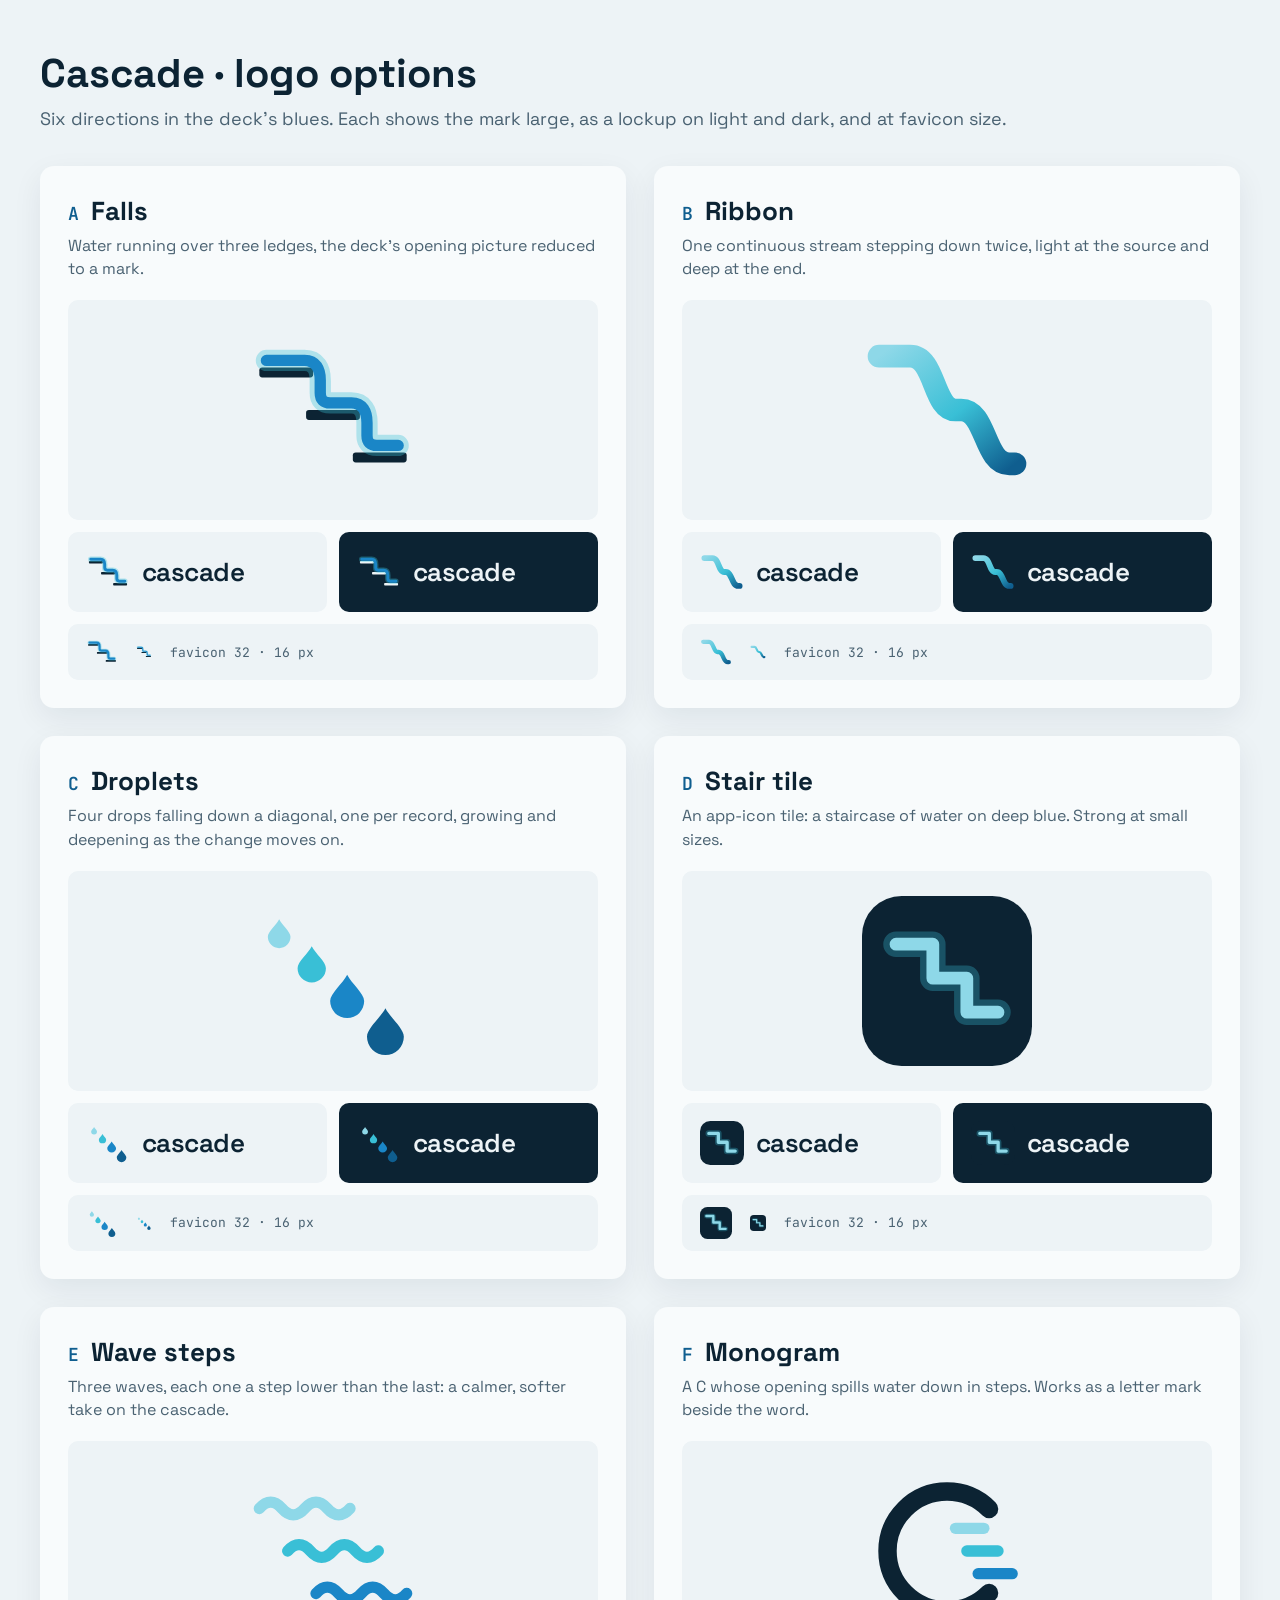
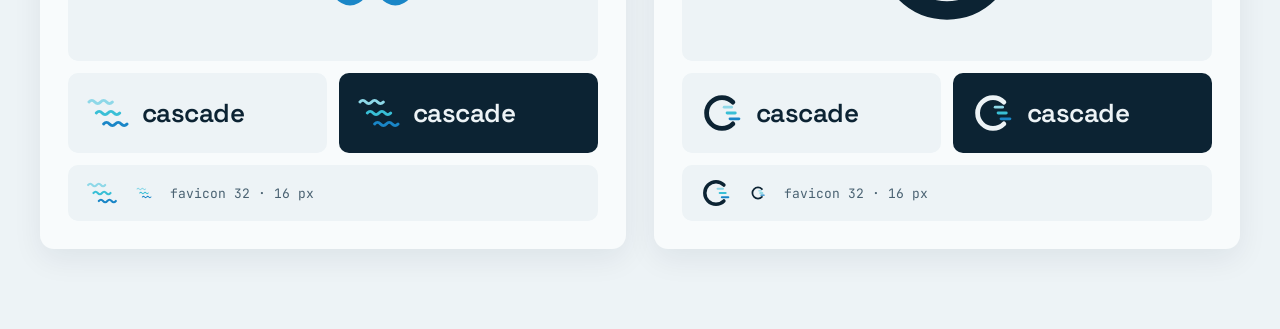
<file: logos/index.html>
<!doctype html>
<html lang="en">
<head>
<meta charset="utf-8">
<meta name="viewport" content="width=device-width, initial-scale=1">
<title>Cascade · logo options</title>
<link rel="stylesheet" href="https://fonts.googleapis.com/css2?family=Space+Grotesk:wght@400..700&family=JetBrains+Mono:wght@400;600&display=swap">
<style>
  :root {
    --mist: #EDF3F6; --card: #F8FBFC; --ink: #0C2333; --muted: #4A6272;
    --light: #8ED8E8; --aqua: #39BFD6; --water: #1A86C7; --deep: #0F5E8F;
  }
  * { box-sizing: border-box; }
  body { margin: 0; padding: 48px 40px 80px; background: var(--mist); color: var(--ink); font-family: 'Space Grotesk', Arial, sans-serif; }
  h1 { margin: 0; font-size: 40px; }
  .intro { margin: 8px 0 36px; color: var(--muted); font-size: 18px; }
  .grid { display: grid; grid-template-columns: repeat(auto-fill, minmax(420px, 1fr)); gap: 28px; }
  .opt { background: var(--card); border-radius: 14px; padding: 28px; box-shadow: 0 10px 30px rgba(12,35,51,.07); }
  .opt header { display: flex; align-items: baseline; gap: 12px; }
  .letter { font-family: 'JetBrains Mono', monospace; font-weight: 600; color: var(--deep); font-size: 18px; }
  .opt h2 { margin: 0; font-size: 26px; }
  .opt p { margin: 6px 0 20px; color: var(--muted); font-size: 16px; line-height: 1.45; }
  .hero { display: grid; place-items: center; height: 220px; background: var(--mist); border-radius: 10px; }
  .hero svg { width: 170px; height: 170px; }
  .row { display: grid; grid-template-columns: 1fr 1fr; gap: 12px; margin-top: 12px; }
  .row > * { min-width: 0; }
  .lockup .word { font-size: 26px; }
  .lockup { display: flex; align-items: center; gap: 12px; padding: 18px; border-radius: 10px; background: var(--mist); }
  .lockup.dark { background: var(--ink); }
  .lockup svg { width: 44px; height: 44px; flex: none; }
  .word { font-size: 32px; font-weight: 600; letter-spacing: -0.02em; color: var(--ink); }
  .dark .word { color: var(--mist); }
  .small { display: flex; align-items: center; gap: 18px; margin-top: 12px; padding: 12px 18px; border-radius: 10px; background: var(--mist); font-family: 'JetBrains Mono', monospace; font-size: 13px; color: var(--muted); }
  .small svg { flex: none; }
</style>
</head>
<body>
<h1>Cascade · logo options</h1>
<p class="intro">Six directions in the deck’s blues. Each shows the mark large, as a lockup on light and dark, and at favicon size.</p>
<div class="grid" id="grid"></div>

<script>
const C = { light: '#8ED8E8', aqua: '#39BFD6', water: '#1A86C7', deep: '#0F5E8F', ink: '#0C2333', mist: '#EDF3F6' };

function drop(cx, cy, s, fill) {
  return `<path fill="${fill}" d="M${cx} ${cy - s * 1.45} C${cx + s * 0.25} ${cy - s * 0.95} ${cx + s} ${cy - s * 0.35} ${cx + s} ${cy + s * 0.1} A${s} ${s} 0 0 1 ${cx - s} ${cy + s * 0.1} C${cx - s} ${cy - s * 0.35} ${cx - s * 0.25} ${cy - s * 0.95} ${cx} ${cy - s * 1.45} Z"/>`;
}

// Each mark is drawn in a 120×120 box. `dark` swaps ink-coloured parts for light ones.
const options = [
  {
    name: 'Falls',
    note: 'Water running over three ledges, the deck’s opening picture reduced to a mark.',
    svg: (dark) => `
      <rect x="8" y="30" width="38" height="7" rx="2" fill="${dark ? C.mist : C.ink}"/>
      <rect x="41" y="60" width="38" height="7" rx="2" fill="${dark ? C.mist : C.ink}"/>
      <rect x="74" y="90" width="38" height="7" rx="2" fill="${dark ? C.mist : C.ink}"/>
      <path d="M13 25 H40 C48 25 51 31 51 39 V48 Q51 55 58 55 H73 C81 55 84 61 84 69 V78 Q84 85 91 85 H106" fill="none" stroke="${C.aqua}" stroke-opacity=".35" stroke-width="15" stroke-linecap="round" stroke-linejoin="round"/>
      <path d="M13 25 H40 C48 25 51 31 51 39 V48 Q51 55 58 55 H73 C81 55 84 61 84 69 V78 Q84 85 91 85 H106" fill="none" stroke="${C.water}" stroke-width="8" stroke-linecap="round" stroke-linejoin="round"/>`
  },
  {
    name: 'Ribbon',
    note: 'One continuous stream stepping down twice, light at the source and deep at the end.',
    svg: () => `
      <defs><linearGradient id="rib" x1="0" y1="0" x2="1" y2="1">
        <stop offset="0" stop-color="${C.light}"/><stop offset=".55" stop-color="${C.aqua}"/><stop offset="1" stop-color="${C.deep}"/>
      </linearGradient></defs>
      <path d="M12 22 H34 C52 22 50 60 66 60 H70 C88 60 86 98 104 98 H108" fill="none" stroke="url(#rib)" stroke-width="16" stroke-linecap="round" stroke-linejoin="round"/>`
  },
  {
    name: 'Droplets',
    note: 'Four drops falling down a diagonal, one per record, growing and deepening as the change moves on.',
    svg: () => drop(22, 28, 8, C.light) + drop(45, 50, 10, C.aqua) + drop(70, 73, 12, C.water) + drop(97, 98, 13, C.deep)
  },
  {
    name: 'Stair tile',
    note: 'An app-icon tile: a staircase of water on deep blue. Strong at small sizes.',
    svg: () => `
      <rect width="120" height="120" rx="28" fill="${C.ink}"/>
      <path d="M24 34 H50 V58 H74 V82 H96" fill="none" stroke="${C.aqua}" stroke-opacity=".3" stroke-width="18" stroke-linecap="round" stroke-linejoin="round"/>
      <path d="M24 34 H50 V58 H74 V82 H96" fill="none" stroke="${C.light}" stroke-width="9" stroke-linecap="round" stroke-linejoin="round"/>`
  },
  {
    name: 'Wave steps',
    note: 'Three waves, each one a step lower than the last: a calmer, softer take on the cascade.',
    svg: () => {
      const wave = (x, y, col) => `<path d="M${x} ${y} q8 -9 16 0 t16 0 t16 0 t16 0" fill="none" stroke="${col}" stroke-width="8" stroke-linecap="round"/>`;
      return wave(8, 30, C.light) + wave(28, 60, C.aqua) + wave(48, 90, C.water);
    }
  },
  {
    name: 'Monogram',
    note: 'A C whose opening spills water down in steps. Works as a letter mark beside the word.',
    svg: (dark) => `
      <path d="M89.7 30.3 A42 42 0 1 0 89.7 89.7" fill="none" stroke="${dark ? C.mist : C.ink}" stroke-width="13" stroke-linecap="round"/>
      <path d="M66 44 H86" stroke="${C.light}" stroke-width="8" stroke-linecap="round"/>
      <path d="M74 60 H96" stroke="${C.aqua}" stroke-width="8" stroke-linecap="round"/>
      <path d="M82 76 H106" stroke="${C.water}" stroke-width="8" stroke-linecap="round"/>`
  }
];

const mark = (o, size, dark) => `<svg viewBox="0 0 120 120" width="${size}" height="${size}" aria-hidden="true">${o.svg(dark)}</svg>`;

document.getElementById('grid').innerHTML = options.map((o, i) => `
  <section class="opt">
    <header><span class="letter">${String.fromCharCode(65 + i)}</span><h2>${o.name}</h2></header>
    <p>${o.note}</p>
    <div class="hero">${mark(o, 170, false)}</div>
    <div class="row">
      <div class="lockup">${mark(o, 44, false)}<span class="word">cascade</span></div>
      <div class="lockup dark">${mark(o, 44, true)}<span class="word">cascade</span></div>
    </div>
    <div class="small">${mark(o, 32, false)}${mark(o, 16, false)}<span>favicon 32 · 16 px</span></div>
  </section>`).join('');
</script>
</body>
</html>
</file>
